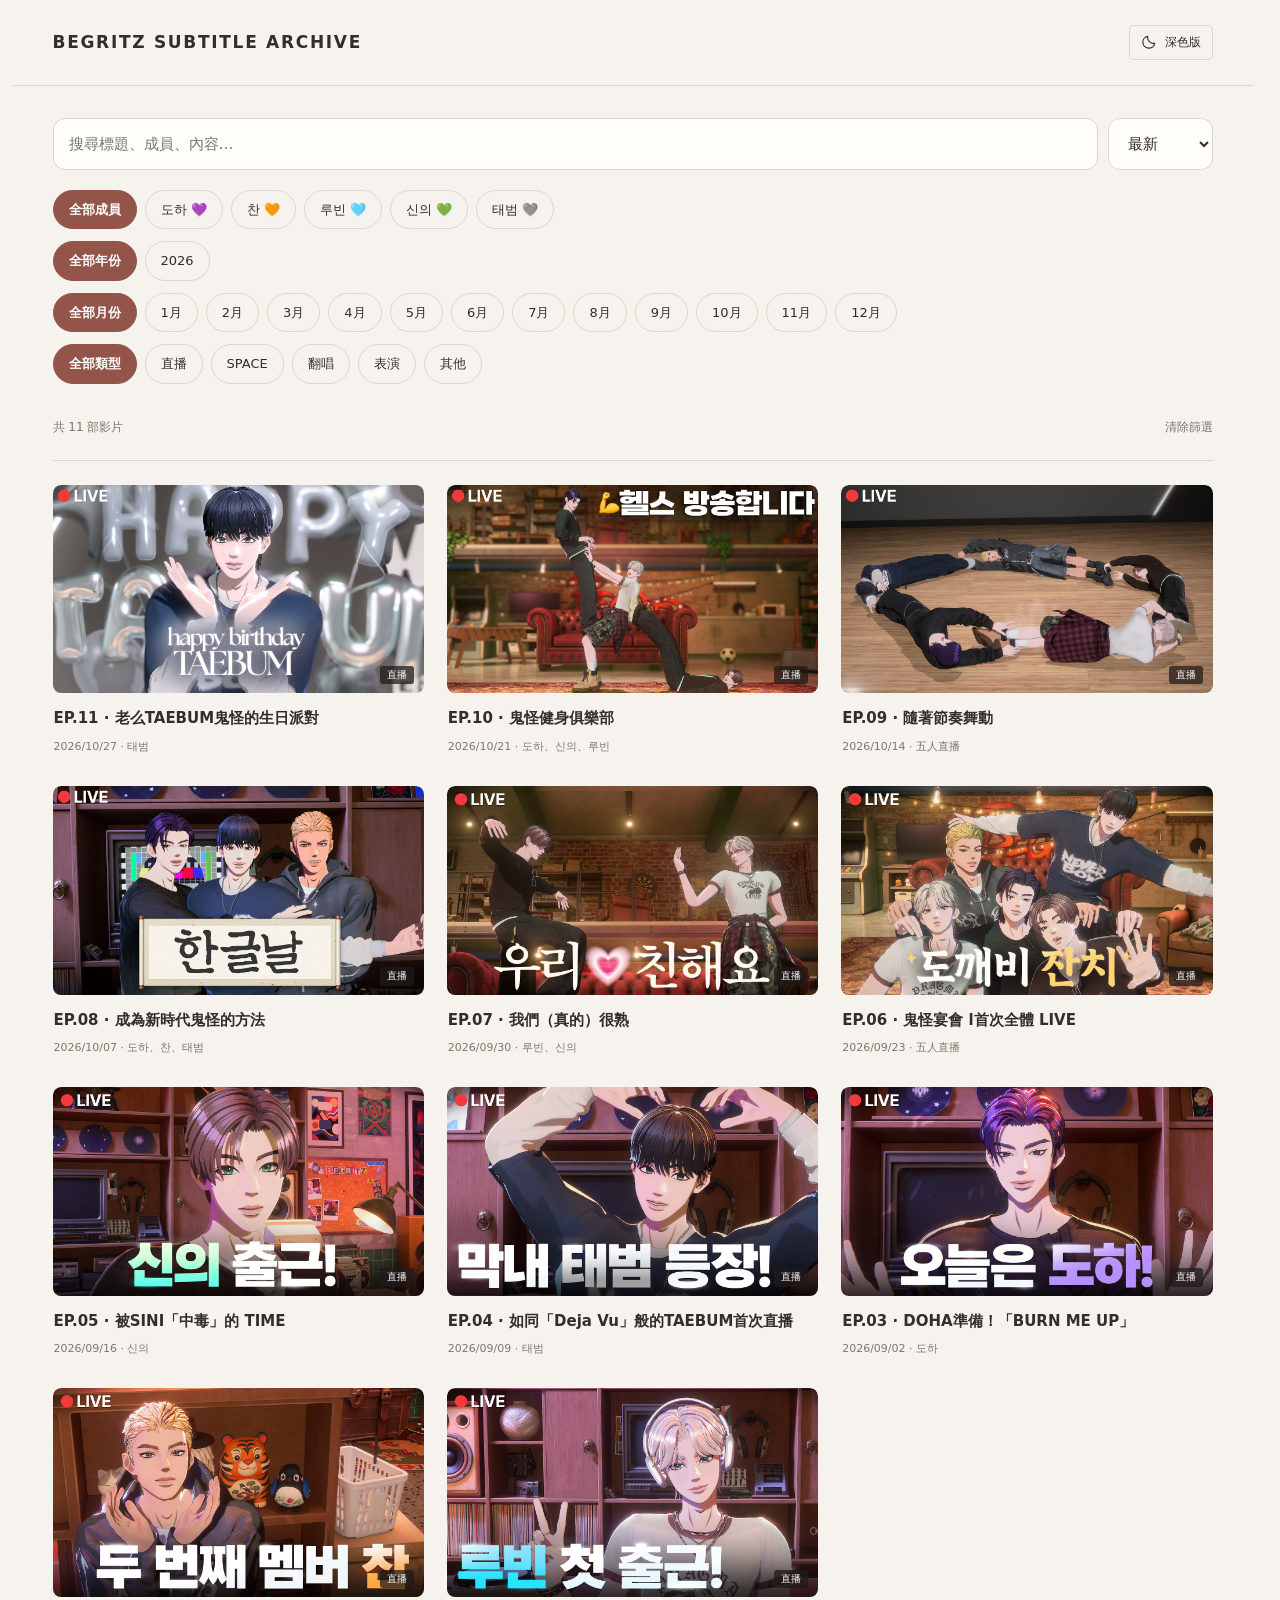
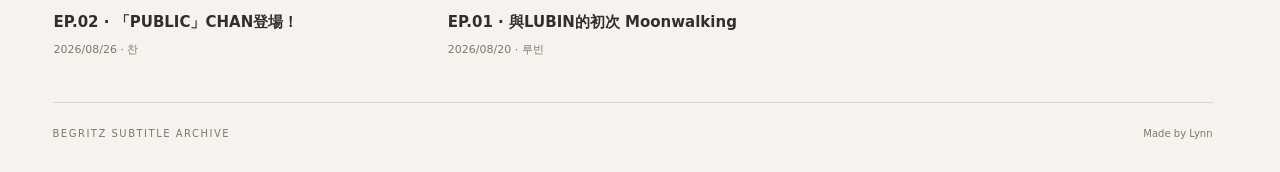
<file: index.html>
<!doctype html><html lang="zh-Hant"><head><meta charset="utf-8"><meta name="viewport" content="width=device-width,initial-scale=1"><title>BEGRITZ SUBTITLE ARCHIVE</title><link rel="stylesheet" href="style.css"><link rel="stylesheet" href="catalog.css"><meta name="color-scheme" content="light dark"><link rel="stylesheet" href="watch.css"><link rel="stylesheet" href="embed.css"><script>if(new URL(location.href).searchParams.get('embed')==='1'&&window.parent!==window)document.documentElement.classList.add('is-embedded');try{document.documentElement.dataset.theme=localStorage.getItem('begritz-viewer-theme')||(matchMedia('(prefers-color-scheme: dark)').matches?'dark':'light')}catch{document.documentElement.dataset.theme='light'}</script></head><body><header class="site-header"><a class="brand" href="./" id="brand-home">BEGRITZ SUBTITLE ARCHIVE</a><button id="theme-toggle" class="theme-toggle" aria-pressed="false"><svg viewBox="0 0 24 24" aria-hidden="true"><path d="M20.6 14A9 9 0 0 1 10 3.4 9 9 0 1 0 20.6 14Z"/></svg><span>深色版</span></button></header><main class="catalog-main" id="catalog-page"><div class="catalog-search"><input id="video-search" type="search" aria-label="搜尋影片" placeholder="搜尋標題、成員、內容…"><select id="video-sort" aria-label="影片排序"><option value="newest">最新</option><option value="oldest">最舊</option></select></div><button type="button" class="mobile-filter-button" id="mobile-filter-button" aria-controls="catalog-filters" aria-expanded="false">篩選影片</button><div id="catalog-filters"></div><div class="catalog-count"><span id="video-count"></span><button id="clear-filters" class="text-button">清除篩選</button></div><div id="video-list" class="video-grid"></div></main><main id="watch-page" class="watch-page" hidden><a href="./" id="back-catalog" class="back-catalog">← 返回影音檔案</a><div class="viewer" id="viewer"><div id="player-host"></div><div class="poster" id="poster"><img id="poster-image" alt=""><div class="poster-shade"></div><button id="start-video" class="start-video" aria-label="載入並播放 YouTube 影片"><svg viewBox="0 0 24 24" aria-hidden="true"><path d="m9 5 11 7-11 7Z"/></svg></button><span class="poster-note">點擊播放 · YouTube</span></div><div id="subtitle-overlay" class="subtitle-overlay" aria-live="off"></div><button id="exit-fullscreen" class="exit-fullscreen" aria-label="退出全螢幕">退出全螢幕 ↙</button></div>
<div class="original-video"><a id="youtube-link" target="_blank" rel="noopener noreferrer">原始 YouTube ↗</a></div><div class="watch-title-row"><div><div class="episode-meta"><span id="episode-label"></span><span id="episode-date"></span><span id="episode-members"></span></div><h1 id="episode-title"></h1></div><button id="copy-link" class="share-button">分享 ↗</button></div><section class="watch-controls" aria-label="字幕設定"><label class="control-cluster">字幕語言 <select id="subtitle-language"><option value="zh">繁體中文</option><option value="ko">韓文</option></select></label><div class="control-cluster"><span>字幕大小</span><button id="font-down" aria-label="縮小字幕">A−</button><output id="font-value">100%</output><button id="font-up" aria-label="放大字幕">A＋</button></div><div class="control-cluster"><span>同步微調</span><button id="offset-minus" aria-label="字幕提早 0.25 秒">−</button><output id="offset-value">0.00s</output><button id="offset-plus" aria-label="字幕延後 0.25 秒">＋</button><button id="offset-reset" class="text-button">重設</button></div><button id="fullscreen" class="watch-fullscreen">⛶ 全螢幕</button><p class="sync-hint">字幕太早出現按「＋」，太晚出現按「−」。</p></section><div id="player-error" class="error-note" role="alert" hidden></div></main><footer><span>BEGRITZ SUBTITLE ARCHIVE</span><span>Made by Lynn</span></footer><div id="toast" role="status" hidden></div><script src="catalog.js"></script><script src="subtitle-core.js"></script><script src="gallery-motion.js"></script><script src="app.js"></script><script src="embed.js"></script></body></html>
</file>
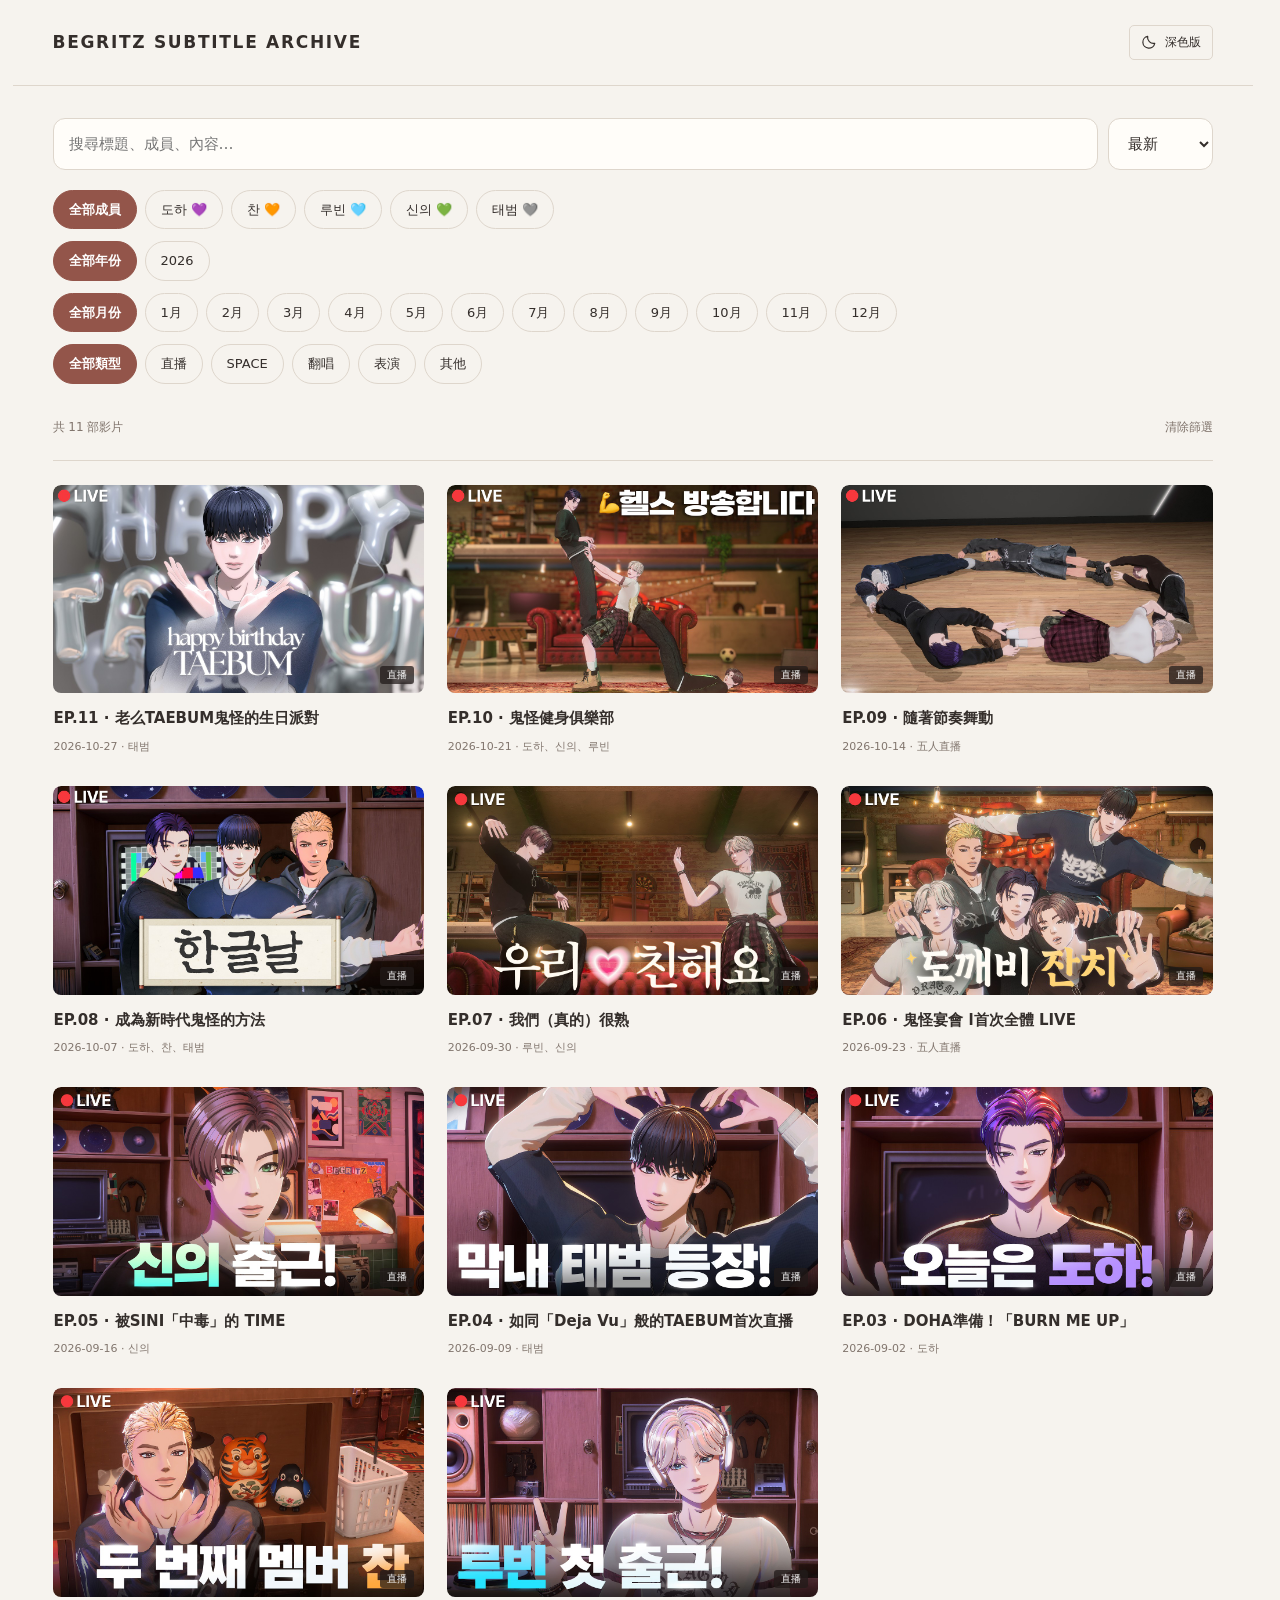
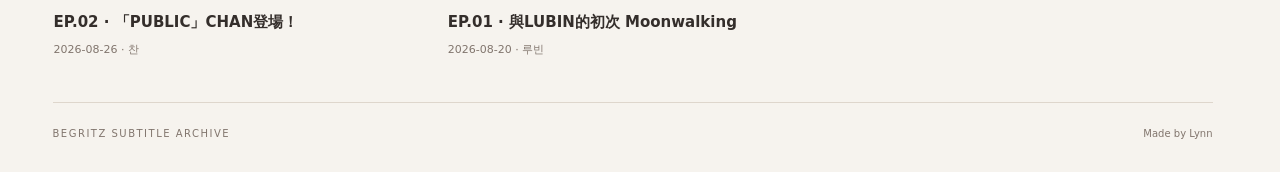
<file: github-upload/index.html>
<!doctype html><html lang="zh-Hant"><head><meta charset="utf-8"><meta name="viewport" content="width=device-width,initial-scale=1"><title>BEGRITZ SUBTITLE ARCHIVE</title><link rel="stylesheet" href="style.css"><link rel="stylesheet" href="catalog.css"><meta name="color-scheme" content="light dark"><link rel="stylesheet" href="watch.css"><script>try{document.documentElement.dataset.theme=localStorage.getItem('begritz-viewer-theme')||(matchMedia('(prefers-color-scheme: dark)').matches?'dark':'light')}catch{document.documentElement.dataset.theme='light'}</script></head><body><header class="site-header"><a class="brand" href="./" id="brand-home">BEGRITZ SUBTITLE ARCHIVE</a><button id="theme-toggle" class="theme-toggle" aria-pressed="false"><svg viewBox="0 0 24 24" aria-hidden="true"><path d="M20.6 14A9 9 0 0 1 10 3.4 9 9 0 1 0 20.6 14Z"/></svg><span>深色版</span></button></header><main class="catalog-main" id="catalog-page"><div class="catalog-search"><input id="video-search" type="search" aria-label="搜尋影片" placeholder="搜尋標題、成員、內容…"><select id="video-sort" aria-label="影片排序"><option value="newest">最新</option><option value="oldest">最舊</option></select></div><div id="catalog-filters"></div><div class="catalog-count"><span id="video-count"></span><button id="clear-filters" class="text-button">清除篩選</button></div><div id="video-list" class="video-grid"></div></main><main id="watch-page" class="watch-page" hidden><a href="./" id="back-catalog" class="back-catalog">← 返回影音檔案</a><div class="viewer" id="viewer"><div id="player-host"></div><div class="poster" id="poster"><img id="poster-image" alt=""><div class="poster-shade"></div><button id="start-video" class="start-video" aria-label="載入並播放 YouTube 影片"><svg viewBox="0 0 24 24" aria-hidden="true"><path d="m9 5 11 7-11 7Z"/></svg></button><span class="poster-note">點擊播放 · YouTube</span></div><div id="subtitle-overlay" class="subtitle-overlay" aria-live="off"></div><button id="exit-fullscreen" class="exit-fullscreen" aria-label="退出全螢幕">退出全螢幕 ↙</button></div>
<div class="original-video"><a id="youtube-link" target="_blank" rel="noopener noreferrer">原始 YouTube ↗</a></div><div class="watch-title-row"><div><div class="episode-meta"><span id="episode-label"></span><span id="episode-date"></span><span id="episode-members"></span></div><h1 id="episode-title"></h1></div><button id="copy-link" class="share-button">分享 ↗</button></div><section class="watch-controls" aria-label="字幕設定"><label class="control-cluster">字幕語言 <select id="subtitle-language"><option value="zh">繁體中文</option><option value="ko">韓文</option></select></label><div class="control-cluster"><span>字幕大小</span><button id="font-down" aria-label="縮小字幕">A−</button><output id="font-value">100%</output><button id="font-up" aria-label="放大字幕">A＋</button></div><div class="control-cluster"><span>同步微調</span><button id="offset-minus" aria-label="字幕提早 0.25 秒">−</button><output id="offset-value">0.00s</output><button id="offset-plus" aria-label="字幕延後 0.25 秒">＋</button><button id="offset-reset" class="text-button">重設</button></div><button id="fullscreen" class="watch-fullscreen">⛶ 全螢幕</button><p class="sync-hint">字幕太早出現按「＋」，太晚出現按「−」。</p></section><div id="player-error" class="error-note" role="alert" hidden></div></main><footer><span>BEGRITZ SUBTITLE ARCHIVE</span><span>Made by Lynn</span></footer><div id="toast" role="status" hidden></div><script src="catalog.js"></script><script src="subtitle-core.js"></script><script src="app.js"></script></body></html>
</file>
<file: style.css>
:root{--bg:#f6f3ee;--surface:#fffdf9;--ink:#342e2b;--muted:#81756d;--line:#ded6cc;--accent:#93554a;--soft:#eee5db}*{box-sizing:border-box}body{margin:0;background:var(--bg);color:var(--ink);font:15px/1.65 "Microsoft JhengHei","PingFang TC",system-ui,sans-serif}a{color:inherit;text-decoration:none}button,input,select{font:inherit;color:inherit}button{cursor:pointer;background:var(--surface);border:1px solid var(--line);padding:8px 12px;border-radius:5px;transition:background-color .2s,transform .2s}button:hover{background:var(--soft)}button:active{transform:scale(.98)}button:disabled{opacity:.4;cursor:default}button:focus-visible,a:focus-visible,input:focus-visible,select:focus-visible,.file-button:focus-visible{outline:2px solid var(--accent);outline-offset:3px}input[type=search],select{background:var(--surface);border:1px solid var(--line);border-radius:5px;padding:9px 11px;min-width:0}input[type=checkbox]{accent-color:var(--accent)}[hidden]{display:none!important}.site-header{height:86px;max-width:1420px;margin:auto;padding:0 40px;display:flex;align-items:center;justify-content:space-between;border-bottom:1px solid var(--line)}.brand{display:flex;gap:14px;align-items:center;letter-spacing:.12em;font-size:17px;font-weight:650}.brand-mark{width:39px;height:39px;background:var(--accent);color:white;font:26px/39px Georgia,serif;text-align:center;border-radius:4px;letter-spacing:-.04em}.brand small{display:block;font-size:11px;font-weight:400;letter-spacing:.15em;color:var(--muted)}.header-actions{display:flex;align-items:center;gap:23px}.edition{font:10px/1.5 Consolas,monospace;letter-spacing:.1em;color:var(--muted)}.text-button{background:none;border:0;padding:4px 0;color:var(--muted);font-size:12px}.text-button:hover{background:none;color:var(--accent)}main{max-width:1420px;margin:auto;padding:32px 40px 42px}.page-top{display:flex;justify-content:space-between;align-items:end;margin-bottom:24px}.eyebrow{font-size:10px;letter-spacing:.18em;color:var(--accent)}h1{font-size:28px;font-weight:600;letter-spacing:.04em;margin:6px 0 0}.page-top>p{font-size:12px;color:var(--muted);text-align:right;margin:0 0 2px}.watch-layout{display:grid;grid-template-columns:minmax(0,1fr) 360px;gap:26px;align-items:start}.watch-main{min-width:0}.viewer{aspect-ratio:16/9;position:relative;overflow:hidden;border-radius:9px;background:#191919}.viewer #player-host,.viewer iframe{position:absolute;inset:0;width:100%;height:100%;border:0}.poster{position:absolute;inset:0}.poster>img{width:100%;height:100%;object-fit:cover}.poster-shade{position:absolute;inset:0;background:linear-gradient(0deg,#0008,transparent 55%)}.start-video{position:absolute;left:50%;top:50%;transform:translate(-50%,-50%);width:64px;height:64px;display:grid;place-items:center;border:1px solid #ffffff70;border-radius:50%;background:#ffffffed}.start-video:hover{background:white}.start-video:active{transform:translate(-50%,-50%) scale(.96)}.start-video svg{width:28px;height:28px;fill:var(--accent)}.poster-note{position:absolute;bottom:23px;left:24px;color:#fff;font-size:12px;letter-spacing:.04em}.subtitle-overlay{position:absolute;bottom:12%;left:4%;right:4%;text-align:center;font-size:var(--caption-size,24px);color:#fff;line-height:1.6;pointer-events:none;white-space:pre-line}.subtitle-overlay span{background:#000d;padding:3px 9px;box-decoration-break:clone;-webkit-box-decoration-break:clone}.subtitle-overlay .ko-line{display:block;margin-top:7px;font-size:.8em}.viewer:fullscreen{width:100vw;height:100vh;aspect-ratio:auto;border-radius:0;display:flex;align-items:center;justify-content:center}.exit-fullscreen{display:none;position:absolute;top:16px;right:16px;font-size:13px;background:#171717c9;color:#fff;border-color:#fff5}.viewer:fullscreen .exit-fullscreen{display:block}.now-playing{padding:19px 0}.episode-meta{display:flex;gap:10px;align-items:center;flex-wrap:wrap;color:var(--muted);font-size:11px}.episode-meta>span:first-child{color:var(--accent);letter-spacing:.06em}.now-playing h2{font-size:21px;font-weight:600;line-height:1.6;margin:7px 0 8px}.episode-links{display:flex;gap:17px;align-items:center;font-size:11px;color:var(--muted)}.episode-links a:hover{color:var(--accent)}.controls{border-block:1px solid var(--line);padding:13px 0 10px}.control-row{display:flex;gap:18px;align-items:center;justify-content:space-between;flex-wrap:wrap}.control-row label{font-size:13px}.switch-label{display:flex;align-items:center;gap:6px}.compact-label{display:flex;gap:8px;align-items:center}.compact-label select{font-size:12px;padding:5px 8px}.control-row>button{font-size:12px;padding:6px 10px}.secondary{margin-top:13px;justify-content:flex-start;gap:25px}.control-cluster{display:flex;gap:8px;align-items:center;font-size:12px}.control-cluster>span{color:var(--muted);margin-right:3px}.control-cluster button{padding:3px 8px;font-size:12px}.control-cluster output{font-size:11px;font-family:Consolas,monospace;min-width:42px;text-align:center}.sync-hint{font-size:10px;color:var(--muted);margin:9px 0 0}.file-actions{display:flex;align-items:center;flex-wrap:wrap;gap:9px;margin-top:17px}.file-actions>button,.file-button{font-size:11px;padding:7px 10px}.file-button{cursor:pointer;border:1px solid var(--accent);border-radius:5px;color:var(--accent);background:var(--surface)}.file-button input{display:none}.subtitle-status{font-size:11px;color:var(--muted);margin:9px 0 0;min-height:19px}.error-note{border-left:3px solid var(--accent);padding:12px 15px;font-size:13px;background:var(--soft);margin-top:15px}.library{border:1px solid var(--line);border-radius:9px;overflow:hidden;background:var(--surface);min-width:0}.panel-tabs{display:flex;border-bottom:1px solid var(--line)}.panel-tabs button{width:50%;border:0;border-radius:0;background:none;font-size:14px;padding:16px 8px;position:relative}.panel-tabs button[aria-selected=true]{color:var(--accent);font-weight:600}.panel-tabs button[aria-selected=true]:after{content:'';position:absolute;bottom:0;left:20px;right:20px;height:2px;background:var(--accent)}.panel-tabs span{font:11px Consolas,monospace;color:var(--muted);margin-left:7px}.library-tools{display:grid;grid-template-columns:minmax(0,1fr) 102px;gap:8px;padding:15px 15px 0}.library-tools input,.library-tools select{font-size:11px;padding:8px}.list-count{font-size:10px;color:var(--muted);display:flex;justify-content:space-between;padding:11px 16px 9px;border-bottom:1px solid var(--line)}.video-list{max-height:650px;overflow:auto;scrollbar-width:thin;scrollbar-color:#cbbcaf transparent}.video-row{width:100%;display:flex;align-items:center;gap:11px;border:0;border-bottom:1px solid #ede6dd;border-radius:0;text-align:left;padding:13px;background:none;position:relative}.video-row.selected{background:#f0e6dc}.video-row.selected:before{content:'';position:absolute;left:0;top:0;bottom:0;width:3px;background:var(--accent)}.video-row img{width:91px;height:56px;object-fit:cover;border-radius:4px;flex-shrink:0}.video-row strong{font-size:12px;line-height:1.65;font-weight:550;display:block}.video-row small{font-size:10px;color:var(--muted);display:block;margin-top:5px}.transcript-tools{padding:15px 15px 0}.transcript-tools>input{width:100%;font-size:12px}.transcript-tools>div{display:flex;align-items:center;justify-content:space-between;font-size:11px;margin-top:10px}.transcript-tools label{display:flex;align-items:center;gap:3px}.cue-list{height:620px;overflow:auto;scrollbar-width:thin;scrollbar-color:#cbbcaf transparent}.cue-row{display:grid;grid-template-columns:55px 1fr;gap:10px;width:100%;text-align:left;border:0;border-bottom:1px solid #ede6dd;border-radius:0;background:none;padding:12px 15px}.cue-row time{font:10px/1.8 Consolas,monospace;color:var(--muted)}.cue-row .cue-text{font-size:12px;line-height:1.85}.cue-row.active{background:#f0e6dc;box-shadow:inset 3px 0 var(--accent)}.cue-row .ko-text{display:block;font-size:11px;color:var(--muted);margin-top:4px}.empty-list{font-size:13px;padding:40px 15px;text-align:center;color:var(--muted)}.more-cues{width:100%;border:0;border-top:1px solid var(--line);border-radius:0;font-size:12px}mark{background:#f3d4aa;color:inherit}footer{max-width:1340px;margin:auto;padding:23px 0 30px;border-top:1px solid var(--line);display:flex;justify-content:space-between;gap:20px;color:var(--muted);font-size:10px}footer>span:first-child{letter-spacing:.15em}dialog{max-width:540px;width:calc(100% - 40px);border:1px solid var(--line);border-radius:9px;background:var(--surface);color:var(--ink);padding:26px}dialog::backdrop{background:#2a24245c}.dialog-heading{display:flex;align-items:center;justify-content:space-between}.dialog-heading h2{font-size:20px;margin:0}.dialog-heading button{border:0;font-size:24px;padding:0 5px;background:none}dialog p{font-size:13px;line-height:1.95;color:var(--muted)}#toast{position:fixed;left:50%;bottom:30px;transform:translateX(-50%);background:var(--ink);color:white;padding:12px 21px;font-size:13px;border-radius:5px;z-index:30}@media(min-width:1600px){.video-list{max-height:700px}}@media(max-width:1100px){.watch-layout{grid-template-columns:minmax(0,1fr) 320px;gap:18px}.site-header,main{padding-inline:25px}footer{margin-inline:25px}.page-top h1{font-size:25px}.secondary{gap:12px}}@media(max-width:850px){.watch-layout{grid-template-columns:1fr}.page-top>p{display:none}.video-list{max-height:420px}.cue-list{height:420px}.site-header,main{padding-inline:18px}.header-actions{gap:13px}.edition{display:none}.page-top h1{font-size:23px}.subtitle-overlay{font-size:calc(var(--caption-size,24px)*.8)}footer{margin-inline:18px;flex-wrap:wrap}.secondary{justify-content:space-between}}@media(prefers-reduced-motion:reduce){*,*:before,*:after{scroll-behavior:auto!important;transition:none!important}}
</file>
<file: catalog.css>
html{scrollbar-gutter:stable}.catalog-main{max-width:1240px;padding-top:40px}.catalog-heading{margin-bottom:34px}.catalog-heading h1{font-size:32px;margin:0 0 8px}.catalog-heading p{font-size:13px;letter-spacing:.04em;color:var(--muted);margin:0}.catalog-search{display:grid;grid-template-columns:minmax(0,1fr) 105px;gap:10px;margin-bottom:20px}.catalog-search input,.catalog-search select{height:52px;border-radius:12px;padding:12px 15px}.catalog-filter-row{display:flex;gap:8px;overflow:auto;padding-bottom:6px;margin-bottom:6px;scrollbar-width:thin}.catalog-filter-row button{white-space:nowrap;font-size:13px;border-radius:999px;padding:8px 15px;flex-shrink:0;background:transparent}.catalog-filter-row button.selected{background:var(--accent);border-color:var(--accent);color:#fff;font-weight:600}.catalog-count{display:flex;justify-content:space-between;align-items:center;color:var(--muted);font-size:12px;border-bottom:1px solid var(--line);padding:18px 0;margin-bottom:24px}.video-grid{display:grid;grid-template-columns:repeat(3,minmax(0,1fr));gap:30px 23px}.video-card{padding:0;border:0;background:transparent;border-radius:8px;text-align:left;overflow:hidden;min-width:0}.video-card:hover{background:transparent;transform:translateY(-3px)}.card-cover{display:block;position:relative;aspect-ratio:16/9;background:var(--soft);overflow:hidden;border-radius:8px}.card-cover img{display:block;width:100%;height:100%;object-fit:cover;transition:transform .4s}.video-card:hover img{transform:scale(1.025)}.card-play{position:absolute;inset:0;display:flex;align-items:center;justify-content:center;color:#fff;font-size:48px;background:#0001;opacity:0;transition:opacity .2s}.video-card:hover .card-play,.video-card:focus-visible .card-play{opacity:1}.card-type{position:absolute;bottom:9px;right:10px;background:#211b19bc;color:#fff;border-radius:3px;padding:1px 7px;font-size:10px}.card-info{display:block;padding:12px 1px 0}.card-info strong{display:block;font-size:15px;line-height:1.75;font-weight:600}.card-info small{display:block;font-size:11px;color:var(--muted);margin-top:6px}.catalog-empty{grid-column:1/-1;padding:65px 0;text-align:center;color:var(--muted)}.catalog-empty button{display:block;margin:12px auto}#player-dialog{max-width:1360px;width:calc(100% - 48px);max-height:92vh;padding:0;overflow:auto;background:var(--bg)}#player-dialog::backdrop{background:#1f1b19a8;backdrop-filter:blur(3px)}.player-dialog-heading{display:flex;align-items:center;justify-content:space-between;gap:20px;padding:14px 22px;border-bottom:1px solid var(--line);position:sticky;top:0;z-index:5;background:var(--bg)}.player-dialog-heading h2{font-size:14px;font-weight:500;margin:0}.player-dialog-heading button{font-size:27px;padding:0 8px;border:0;background:transparent}.modal-watch-layout{display:grid;grid-template-columns:minmax(0,1fr) 320px;gap:24px;padding:24px}.modal-transcript{min-width:0;border:1px solid var(--line);border-radius:8px;background:var(--surface);overflow:hidden;align-self:start}.modal-transcript>h3{font-size:14px;margin:0;padding:14px 16px;border-bottom:1px solid var(--line)}.modal-transcript .cue-list{height:500px}.modal-watch-layout .now-playing h2{font-size:19px}.modal-watch-layout .viewer{border-radius:6px}.modal-watch-layout .subtitle-status{margin-bottom:0}.site-header{max-width:1240px}footer{max-width:1160px;margin-inline:auto}.modal-watch-layout #viewer:fullscreen{width:100vw;height:100vh}#player-dialog .file-actions{display:none}@media(max-width:950px){.video-grid{grid-template-columns:repeat(2,minmax(0,1fr))}.modal-watch-layout{grid-template-columns:1fr}.modal-transcript .cue-list{height:300px}footer{margin-inline:25px}}@media(max-width:600px){.video-grid{grid-template-columns:1fr;gap:25px}.catalog-heading h1{font-size:28px}#player-dialog{width:calc(100% - 16px);max-height:96vh}.modal-watch-layout{padding:14px}.catalog-filter-row button{padding:7px 12px}.site-header{height:74px}.catalog-main{padding-top:30px}}@media(prefers-reduced-motion:reduce){.video-card:hover,.video-card:hover img{transform:none}}

/* Lucian #292 responsive layout container. */
.video-grid{position:relative}

.mobile-filter-button { display:none; }
@media(max-width: 700px) {
  .mobile-filter-button { display:inline-flex; min-height:44px; align-items:center; padding:8px 14px; margin-bottom:8px; border:1px solid currentColor; border-radius:8px; color:inherit; background:transparent; font:inherit; cursor:pointer; }
  #catalog-filters:not(.filters-open) { display:none; }
  .catalog-filter-row button { min-height:44px; }
  .catalog-search input, .catalog-search select { font-size:16px; min-height:44px; }
}
</file>
<file: watch.css>
:root{color-scheme:light;--accent-contrast:#fff;--fine-line:#e3d9cd}[data-theme=dark]{color-scheme:dark;--bg:#1d1b1a;--surface:#272321;--ink:#efe8e0;--muted:#b6a89c;--line:#4a4039;--accent:#d49a86;--accent-contrast:#241b17;--soft:#352c26;--fine-line:#443a34}.theme-toggle{display:flex;align-items:center;gap:8px;font-size:12px;padding:7px 11px;background:transparent}.theme-toggle svg{width:16px;height:16px;fill:none;stroke:currentColor;stroke-width:1.8;stroke-linejoin:round}.theme-toggle:hover{background:var(--soft)}.watch-page{max-width:1180px;margin:auto;padding:28px 40px 52px}.back-catalog{display:inline-block;font-size:13px;color:var(--muted);margin-bottom:20px}.back-catalog:hover{color:var(--accent)}.watch-page .viewer{width:100%;border-radius:8px}.original-video{display:flex;justify-content:flex-end;margin-top:9px;font-size:12px;color:var(--muted)}.original-video a:hover{color:var(--accent)}.watch-title-row{display:flex;justify-content:space-between;align-items:center;gap:28px;margin:22px 0 24px}.watch-title-row h1{font-size:24px;line-height:1.65;letter-spacing:.015em;margin:7px 0 0}.share-button{flex-shrink:0;color:var(--accent);font-size:13px;padding:9px 18px}.watch-controls{display:flex;align-items:center;gap:30px;flex-wrap:wrap;padding:18px 0;border-block:1px solid var(--line)}.watch-controls .control-cluster{font-size:13px}.watch-controls .control-cluster button{padding:6px 11px;font-size:13px}.watch-controls .control-cluster output{font-size:12px;min-width:50px}.watch-fullscreen{margin-left:auto;font-size:12px}.watch-controls .sync-hint{width:100%;margin:0;font-size:11px}.catalog-filter-row button.selected{color:var(--accent-contrast)}[data-theme=dark] .brand-mark{color:var(--accent-contrast)}[data-theme=dark] .card-type{background:#100e0ddd;color:#f6f0e8}[data-theme=dark] .text-button{color:var(--muted)}[data-theme=dark] .text-button:hover{color:var(--accent)}[data-theme=dark] #toast{background:#ece2d7;color:#2b221d}.watch-page .error-note{color:var(--ink)}@media(max-width:700px){.watch-page{padding:22px 18px 35px}.watch-title-row{gap:15px;align-items:start}.watch-title-row h1{font-size:19px}.share-button{font-size:12px;padding:7px 12px}.watch-controls{gap:18px}.watch-fullscreen{margin-left:0}.watch-page .subtitle-overlay{font-size:calc(var(--caption-size,24px)*.75)}}

.brand{font-size:17px;letter-spacing:.1em}.catalog-main{padding-top:32px}.watch-controls select{background:var(--surface);color:var(--ink);border:1px solid var(--line);border-radius:6px;padding:8px}
</file>
<file: embed.css>
html.is-embedded{background:transparent!important;overflow:hidden;color-scheme:light}.is-embedded body{background:transparent!important;min-height:0!important}.is-embedded .site-header,.is-embedded footer{display:none!important}.is-embedded .catalog-main,.is-embedded .watch-page{margin:0!important;padding:0 0 18px!important;width:100%!important;max-width:none!important;min-height:0!important}.is-embedded .catalog-search{margin-top:0}.is-embedded .back-catalog{margin-top:0}.is-embedded .video-grid{gap:22px}.is-embedded #toast{position:fixed;bottom:12px}.is-embedded .watch-title-row h1{font-size:22px}.is-embedded .watch-controls{gap:18px}
</file>
<file: github-upload/style.css>
:root{--bg:#f6f3ee;--surface:#fffdf9;--ink:#342e2b;--muted:#81756d;--line:#ded6cc;--accent:#93554a;--soft:#eee5db}*{box-sizing:border-box}body{margin:0;background:var(--bg);color:var(--ink);font:15px/1.65 "Microsoft JhengHei","PingFang TC",system-ui,sans-serif}a{color:inherit;text-decoration:none}button,input,select{font:inherit;color:inherit}button{cursor:pointer;background:var(--surface);border:1px solid var(--line);padding:8px 12px;border-radius:5px;transition:background-color .2s,transform .2s}button:hover{background:var(--soft)}button:active{transform:scale(.98)}button:disabled{opacity:.4;cursor:default}button:focus-visible,a:focus-visible,input:focus-visible,select:focus-visible,.file-button:focus-visible{outline:2px solid var(--accent);outline-offset:3px}input[type=search],select{background:var(--surface);border:1px solid var(--line);border-radius:5px;padding:9px 11px;min-width:0}input[type=checkbox]{accent-color:var(--accent)}[hidden]{display:none!important}.site-header{height:86px;max-width:1420px;margin:auto;padding:0 40px;display:flex;align-items:center;justify-content:space-between;border-bottom:1px solid var(--line)}.brand{display:flex;gap:14px;align-items:center;letter-spacing:.12em;font-size:17px;font-weight:650}.brand-mark{width:39px;height:39px;background:var(--accent);color:white;font:26px/39px Georgia,serif;text-align:center;border-radius:4px;letter-spacing:-.04em}.brand small{display:block;font-size:11px;font-weight:400;letter-spacing:.15em;color:var(--muted)}.header-actions{display:flex;align-items:center;gap:23px}.edition{font:10px/1.5 Consolas,monospace;letter-spacing:.1em;color:var(--muted)}.text-button{background:none;border:0;padding:4px 0;color:var(--muted);font-size:12px}.text-button:hover{background:none;color:var(--accent)}main{max-width:1420px;margin:auto;padding:32px 40px 42px}.page-top{display:flex;justify-content:space-between;align-items:end;margin-bottom:24px}.eyebrow{font-size:10px;letter-spacing:.18em;color:var(--accent)}h1{font-size:28px;font-weight:600;letter-spacing:.04em;margin:6px 0 0}.page-top>p{font-size:12px;color:var(--muted);text-align:right;margin:0 0 2px}.watch-layout{display:grid;grid-template-columns:minmax(0,1fr) 360px;gap:26px;align-items:start}.watch-main{min-width:0}.viewer{aspect-ratio:16/9;position:relative;overflow:hidden;border-radius:9px;background:#191919}.viewer #player-host,.viewer iframe{position:absolute;inset:0;width:100%;height:100%;border:0}.poster{position:absolute;inset:0}.poster>img{width:100%;height:100%;object-fit:cover}.poster-shade{position:absolute;inset:0;background:linear-gradient(0deg,#0008,transparent 55%)}.start-video{position:absolute;left:50%;top:50%;transform:translate(-50%,-50%);width:64px;height:64px;display:grid;place-items:center;border:1px solid #ffffff70;border-radius:50%;background:#ffffffed}.start-video:hover{background:white}.start-video:active{transform:translate(-50%,-50%) scale(.96)}.start-video svg{width:28px;height:28px;fill:var(--accent)}.poster-note{position:absolute;bottom:23px;left:24px;color:#fff;font-size:12px;letter-spacing:.04em}.subtitle-overlay{position:absolute;bottom:12%;left:4%;right:4%;text-align:center;font-size:var(--caption-size,24px);color:#fff;line-height:1.6;pointer-events:none;white-space:pre-line}.subtitle-overlay span{background:#000d;padding:3px 9px;box-decoration-break:clone;-webkit-box-decoration-break:clone}.subtitle-overlay .ko-line{display:block;margin-top:7px;font-size:.8em}.viewer:fullscreen{width:100vw;height:100vh;aspect-ratio:auto;border-radius:0;display:flex;align-items:center;justify-content:center}.exit-fullscreen{display:none;position:absolute;top:16px;right:16px;font-size:13px;background:#171717c9;color:#fff;border-color:#fff5}.viewer:fullscreen .exit-fullscreen{display:block}.now-playing{padding:19px 0}.episode-meta{display:flex;gap:10px;align-items:center;flex-wrap:wrap;color:var(--muted);font-size:11px}.episode-meta>span:first-child{color:var(--accent);letter-spacing:.06em}.now-playing h2{font-size:21px;font-weight:600;line-height:1.6;margin:7px 0 8px}.episode-links{display:flex;gap:17px;align-items:center;font-size:11px;color:var(--muted)}.episode-links a:hover{color:var(--accent)}.controls{border-block:1px solid var(--line);padding:13px 0 10px}.control-row{display:flex;gap:18px;align-items:center;justify-content:space-between;flex-wrap:wrap}.control-row label{font-size:13px}.switch-label{display:flex;align-items:center;gap:6px}.compact-label{display:flex;gap:8px;align-items:center}.compact-label select{font-size:12px;padding:5px 8px}.control-row>button{font-size:12px;padding:6px 10px}.secondary{margin-top:13px;justify-content:flex-start;gap:25px}.control-cluster{display:flex;gap:8px;align-items:center;font-size:12px}.control-cluster>span{color:var(--muted);margin-right:3px}.control-cluster button{padding:3px 8px;font-size:12px}.control-cluster output{font-size:11px;font-family:Consolas,monospace;min-width:42px;text-align:center}.sync-hint{font-size:10px;color:var(--muted);margin:9px 0 0}.file-actions{display:flex;align-items:center;flex-wrap:wrap;gap:9px;margin-top:17px}.file-actions>button,.file-button{font-size:11px;padding:7px 10px}.file-button{cursor:pointer;border:1px solid var(--accent);border-radius:5px;color:var(--accent);background:var(--surface)}.file-button input{display:none}.subtitle-status{font-size:11px;color:var(--muted);margin:9px 0 0;min-height:19px}.error-note{border-left:3px solid var(--accent);padding:12px 15px;font-size:13px;background:var(--soft);margin-top:15px}.library{border:1px solid var(--line);border-radius:9px;overflow:hidden;background:var(--surface);min-width:0}.panel-tabs{display:flex;border-bottom:1px solid var(--line)}.panel-tabs button{width:50%;border:0;border-radius:0;background:none;font-size:14px;padding:16px 8px;position:relative}.panel-tabs button[aria-selected=true]{color:var(--accent);font-weight:600}.panel-tabs button[aria-selected=true]:after{content:'';position:absolute;bottom:0;left:20px;right:20px;height:2px;background:var(--accent)}.panel-tabs span{font:11px Consolas,monospace;color:var(--muted);margin-left:7px}.library-tools{display:grid;grid-template-columns:minmax(0,1fr) 102px;gap:8px;padding:15px 15px 0}.library-tools input,.library-tools select{font-size:11px;padding:8px}.list-count{font-size:10px;color:var(--muted);display:flex;justify-content:space-between;padding:11px 16px 9px;border-bottom:1px solid var(--line)}.video-list{max-height:650px;overflow:auto;scrollbar-width:thin;scrollbar-color:#cbbcaf transparent}.video-row{width:100%;display:flex;align-items:center;gap:11px;border:0;border-bottom:1px solid #ede6dd;border-radius:0;text-align:left;padding:13px;background:none;position:relative}.video-row.selected{background:#f0e6dc}.video-row.selected:before{content:'';position:absolute;left:0;top:0;bottom:0;width:3px;background:var(--accent)}.video-row img{width:91px;height:56px;object-fit:cover;border-radius:4px;flex-shrink:0}.video-row strong{font-size:12px;line-height:1.65;font-weight:550;display:block}.video-row small{font-size:10px;color:var(--muted);display:block;margin-top:5px}.transcript-tools{padding:15px 15px 0}.transcript-tools>input{width:100%;font-size:12px}.transcript-tools>div{display:flex;align-items:center;justify-content:space-between;font-size:11px;margin-top:10px}.transcript-tools label{display:flex;align-items:center;gap:3px}.cue-list{height:620px;overflow:auto;scrollbar-width:thin;scrollbar-color:#cbbcaf transparent}.cue-row{display:grid;grid-template-columns:55px 1fr;gap:10px;width:100%;text-align:left;border:0;border-bottom:1px solid #ede6dd;border-radius:0;background:none;padding:12px 15px}.cue-row time{font:10px/1.8 Consolas,monospace;color:var(--muted)}.cue-row .cue-text{font-size:12px;line-height:1.85}.cue-row.active{background:#f0e6dc;box-shadow:inset 3px 0 var(--accent)}.cue-row .ko-text{display:block;font-size:11px;color:var(--muted);margin-top:4px}.empty-list{font-size:13px;padding:40px 15px;text-align:center;color:var(--muted)}.more-cues{width:100%;border:0;border-top:1px solid var(--line);border-radius:0;font-size:12px}mark{background:#f3d4aa;color:inherit}footer{max-width:1340px;margin:auto;padding:23px 0 30px;border-top:1px solid var(--line);display:flex;justify-content:space-between;gap:20px;color:var(--muted);font-size:10px}footer>span:first-child{letter-spacing:.15em}dialog{max-width:540px;width:calc(100% - 40px);border:1px solid var(--line);border-radius:9px;background:var(--surface);color:var(--ink);padding:26px}dialog::backdrop{background:#2a24245c}.dialog-heading{display:flex;align-items:center;justify-content:space-between}.dialog-heading h2{font-size:20px;margin:0}.dialog-heading button{border:0;font-size:24px;padding:0 5px;background:none}dialog p{font-size:13px;line-height:1.95;color:var(--muted)}#toast{position:fixed;left:50%;bottom:30px;transform:translateX(-50%);background:var(--ink);color:white;padding:12px 21px;font-size:13px;border-radius:5px;z-index:30}@media(min-width:1600px){.video-list{max-height:700px}}@media(max-width:1100px){.watch-layout{grid-template-columns:minmax(0,1fr) 320px;gap:18px}.site-header,main{padding-inline:25px}footer{margin-inline:25px}.page-top h1{font-size:25px}.secondary{gap:12px}}@media(max-width:850px){.watch-layout{grid-template-columns:1fr}.page-top>p{display:none}.video-list{max-height:420px}.cue-list{height:420px}.site-header,main{padding-inline:18px}.header-actions{gap:13px}.edition{display:none}.page-top h1{font-size:23px}.subtitle-overlay{font-size:calc(var(--caption-size,24px)*.8)}footer{margin-inline:18px;flex-wrap:wrap}.secondary{justify-content:space-between}}@media(prefers-reduced-motion:reduce){*,*:before,*:after{scroll-behavior:auto!important;transition:none!important}}
</file>
<file: github-upload/catalog.css>
html{scrollbar-gutter:stable}.catalog-main{max-width:1240px;padding-top:40px}.catalog-heading{margin-bottom:34px}.catalog-heading h1{font-size:32px;margin:0 0 8px}.catalog-heading p{font-size:13px;letter-spacing:.04em;color:var(--muted);margin:0}.catalog-search{display:grid;grid-template-columns:minmax(0,1fr) 105px;gap:10px;margin-bottom:20px}.catalog-search input,.catalog-search select{height:52px;border-radius:12px;padding:12px 15px}.catalog-filter-row{display:flex;gap:8px;overflow:auto;padding-bottom:6px;margin-bottom:6px;scrollbar-width:thin}.catalog-filter-row button{white-space:nowrap;font-size:13px;border-radius:999px;padding:8px 15px;flex-shrink:0;background:transparent}.catalog-filter-row button.selected{background:var(--accent);border-color:var(--accent);color:#fff;font-weight:600}.catalog-count{display:flex;justify-content:space-between;align-items:center;color:var(--muted);font-size:12px;border-bottom:1px solid var(--line);padding:18px 0;margin-bottom:24px}.video-grid{display:grid;grid-template-columns:repeat(3,minmax(0,1fr));gap:30px 23px}.video-card{padding:0;border:0;background:transparent;border-radius:8px;text-align:left;overflow:hidden;min-width:0}.video-card:hover{background:transparent;transform:translateY(-3px)}.card-cover{display:block;position:relative;aspect-ratio:16/9;background:var(--soft);overflow:hidden;border-radius:8px}.card-cover img{display:block;width:100%;height:100%;object-fit:cover;transition:transform .4s}.video-card:hover img{transform:scale(1.025)}.card-play{position:absolute;inset:0;display:flex;align-items:center;justify-content:center;color:#fff;font-size:48px;background:#0001;opacity:0;transition:opacity .2s}.video-card:hover .card-play,.video-card:focus-visible .card-play{opacity:1}.card-type{position:absolute;bottom:9px;right:10px;background:#211b19bc;color:#fff;border-radius:3px;padding:1px 7px;font-size:10px}.card-info{display:block;padding:12px 1px 0}.card-info strong{display:block;font-size:15px;line-height:1.75;font-weight:600}.card-info small{display:block;font-size:11px;color:var(--muted);margin-top:6px}.catalog-empty{grid-column:1/-1;padding:65px 0;text-align:center;color:var(--muted)}.catalog-empty button{display:block;margin:12px auto}#player-dialog{max-width:1360px;width:calc(100% - 48px);max-height:92vh;padding:0;overflow:auto;background:var(--bg)}#player-dialog::backdrop{background:#1f1b19a8;backdrop-filter:blur(3px)}.player-dialog-heading{display:flex;align-items:center;justify-content:space-between;gap:20px;padding:14px 22px;border-bottom:1px solid var(--line);position:sticky;top:0;z-index:5;background:var(--bg)}.player-dialog-heading h2{font-size:14px;font-weight:500;margin:0}.player-dialog-heading button{font-size:27px;padding:0 8px;border:0;background:transparent}.modal-watch-layout{display:grid;grid-template-columns:minmax(0,1fr) 320px;gap:24px;padding:24px}.modal-transcript{min-width:0;border:1px solid var(--line);border-radius:8px;background:var(--surface);overflow:hidden;align-self:start}.modal-transcript>h3{font-size:14px;margin:0;padding:14px 16px;border-bottom:1px solid var(--line)}.modal-transcript .cue-list{height:500px}.modal-watch-layout .now-playing h2{font-size:19px}.modal-watch-layout .viewer{border-radius:6px}.modal-watch-layout .subtitle-status{margin-bottom:0}.site-header{max-width:1240px}footer{max-width:1160px;margin-inline:auto}.modal-watch-layout #viewer:fullscreen{width:100vw;height:100vh}#player-dialog .file-actions{display:none}@media(max-width:950px){.video-grid{grid-template-columns:repeat(2,minmax(0,1fr))}.modal-watch-layout{grid-template-columns:1fr}.modal-transcript .cue-list{height:300px}footer{margin-inline:25px}}@media(max-width:600px){.video-grid{grid-template-columns:1fr;gap:25px}.catalog-heading h1{font-size:28px}#player-dialog{width:calc(100% - 16px);max-height:96vh}.modal-watch-layout{padding:14px}.catalog-filter-row button{padding:7px 12px}.site-header{height:74px}.catalog-main{padding-top:30px}}@media(prefers-reduced-motion:reduce){.video-card:hover,.video-card:hover img{transform:none}}
</file>
<file: github-upload/watch.css>
:root{color-scheme:light;--accent-contrast:#fff;--fine-line:#e3d9cd}[data-theme=dark]{color-scheme:dark;--bg:#1d1b1a;--surface:#272321;--ink:#efe8e0;--muted:#b6a89c;--line:#4a4039;--accent:#d49a86;--accent-contrast:#241b17;--soft:#352c26;--fine-line:#443a34}.theme-toggle{display:flex;align-items:center;gap:8px;font-size:12px;padding:7px 11px;background:transparent}.theme-toggle svg{width:16px;height:16px;fill:none;stroke:currentColor;stroke-width:1.8;stroke-linejoin:round}.theme-toggle:hover{background:var(--soft)}.watch-page{max-width:1180px;margin:auto;padding:28px 40px 52px}.back-catalog{display:inline-block;font-size:13px;color:var(--muted);margin-bottom:20px}.back-catalog:hover{color:var(--accent)}.watch-page .viewer{width:100%;border-radius:8px}.original-video{display:flex;justify-content:flex-end;margin-top:9px;font-size:12px;color:var(--muted)}.original-video a:hover{color:var(--accent)}.watch-title-row{display:flex;justify-content:space-between;align-items:center;gap:28px;margin:22px 0 24px}.watch-title-row h1{font-size:24px;line-height:1.65;letter-spacing:.015em;margin:7px 0 0}.share-button{flex-shrink:0;color:var(--accent);font-size:13px;padding:9px 18px}.watch-controls{display:flex;align-items:center;gap:30px;flex-wrap:wrap;padding:18px 0;border-block:1px solid var(--line)}.watch-controls .control-cluster{font-size:13px}.watch-controls .control-cluster button{padding:6px 11px;font-size:13px}.watch-controls .control-cluster output{font-size:12px;min-width:50px}.watch-fullscreen{margin-left:auto;font-size:12px}.watch-controls .sync-hint{width:100%;margin:0;font-size:11px}.catalog-filter-row button.selected{color:var(--accent-contrast)}[data-theme=dark] .brand-mark{color:var(--accent-contrast)}[data-theme=dark] .card-type{background:#100e0ddd;color:#f6f0e8}[data-theme=dark] .text-button{color:var(--muted)}[data-theme=dark] .text-button:hover{color:var(--accent)}[data-theme=dark] #toast{background:#ece2d7;color:#2b221d}.watch-page .error-note{color:var(--ink)}@media(max-width:700px){.watch-page{padding:22px 18px 35px}.watch-title-row{gap:15px;align-items:start}.watch-title-row h1{font-size:19px}.share-button{font-size:12px;padding:7px 12px}.watch-controls{gap:18px}.watch-fullscreen{margin-left:0}.watch-page .subtitle-overlay{font-size:calc(var(--caption-size,24px)*.75)}}

.brand{font-size:17px;letter-spacing:.1em}.catalog-main{padding-top:32px}.watch-controls select{background:var(--surface);color:var(--ink);border:1px solid var(--line);border-radius:6px;padding:8px}
</file>
